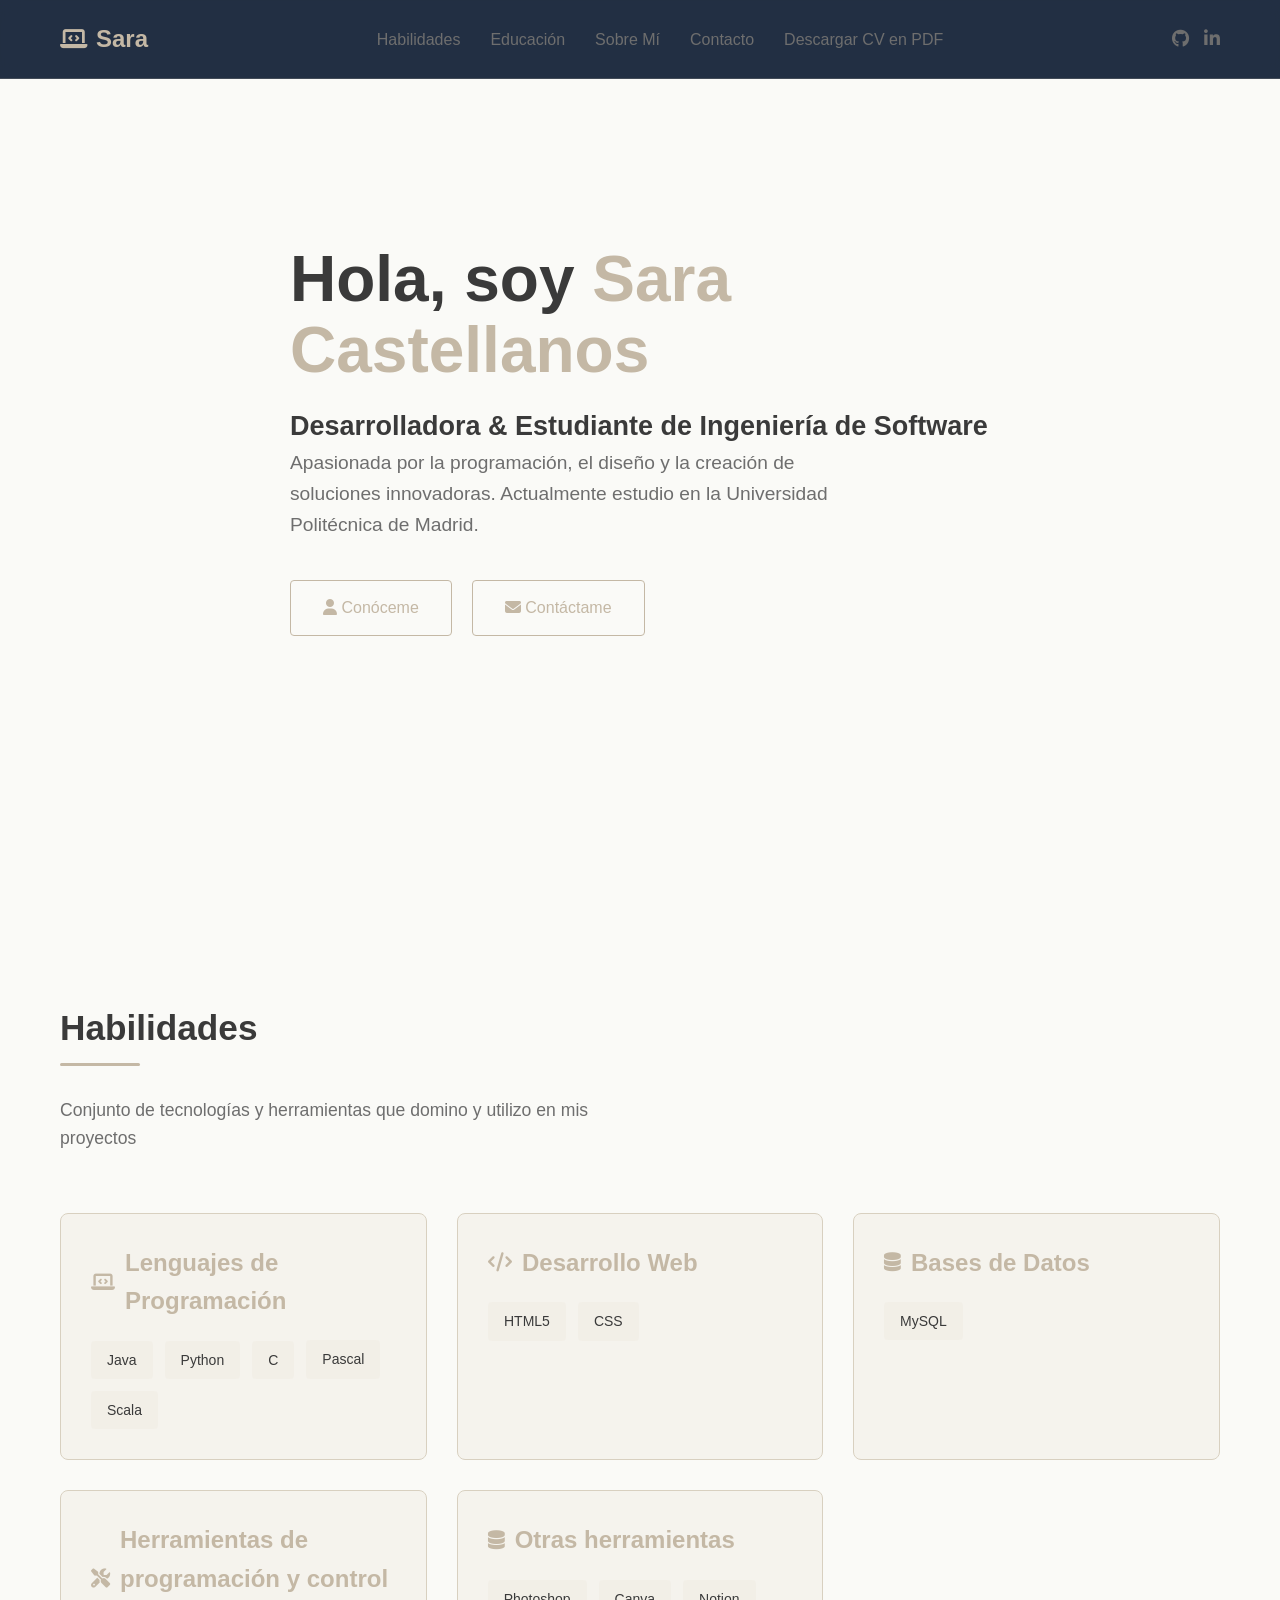
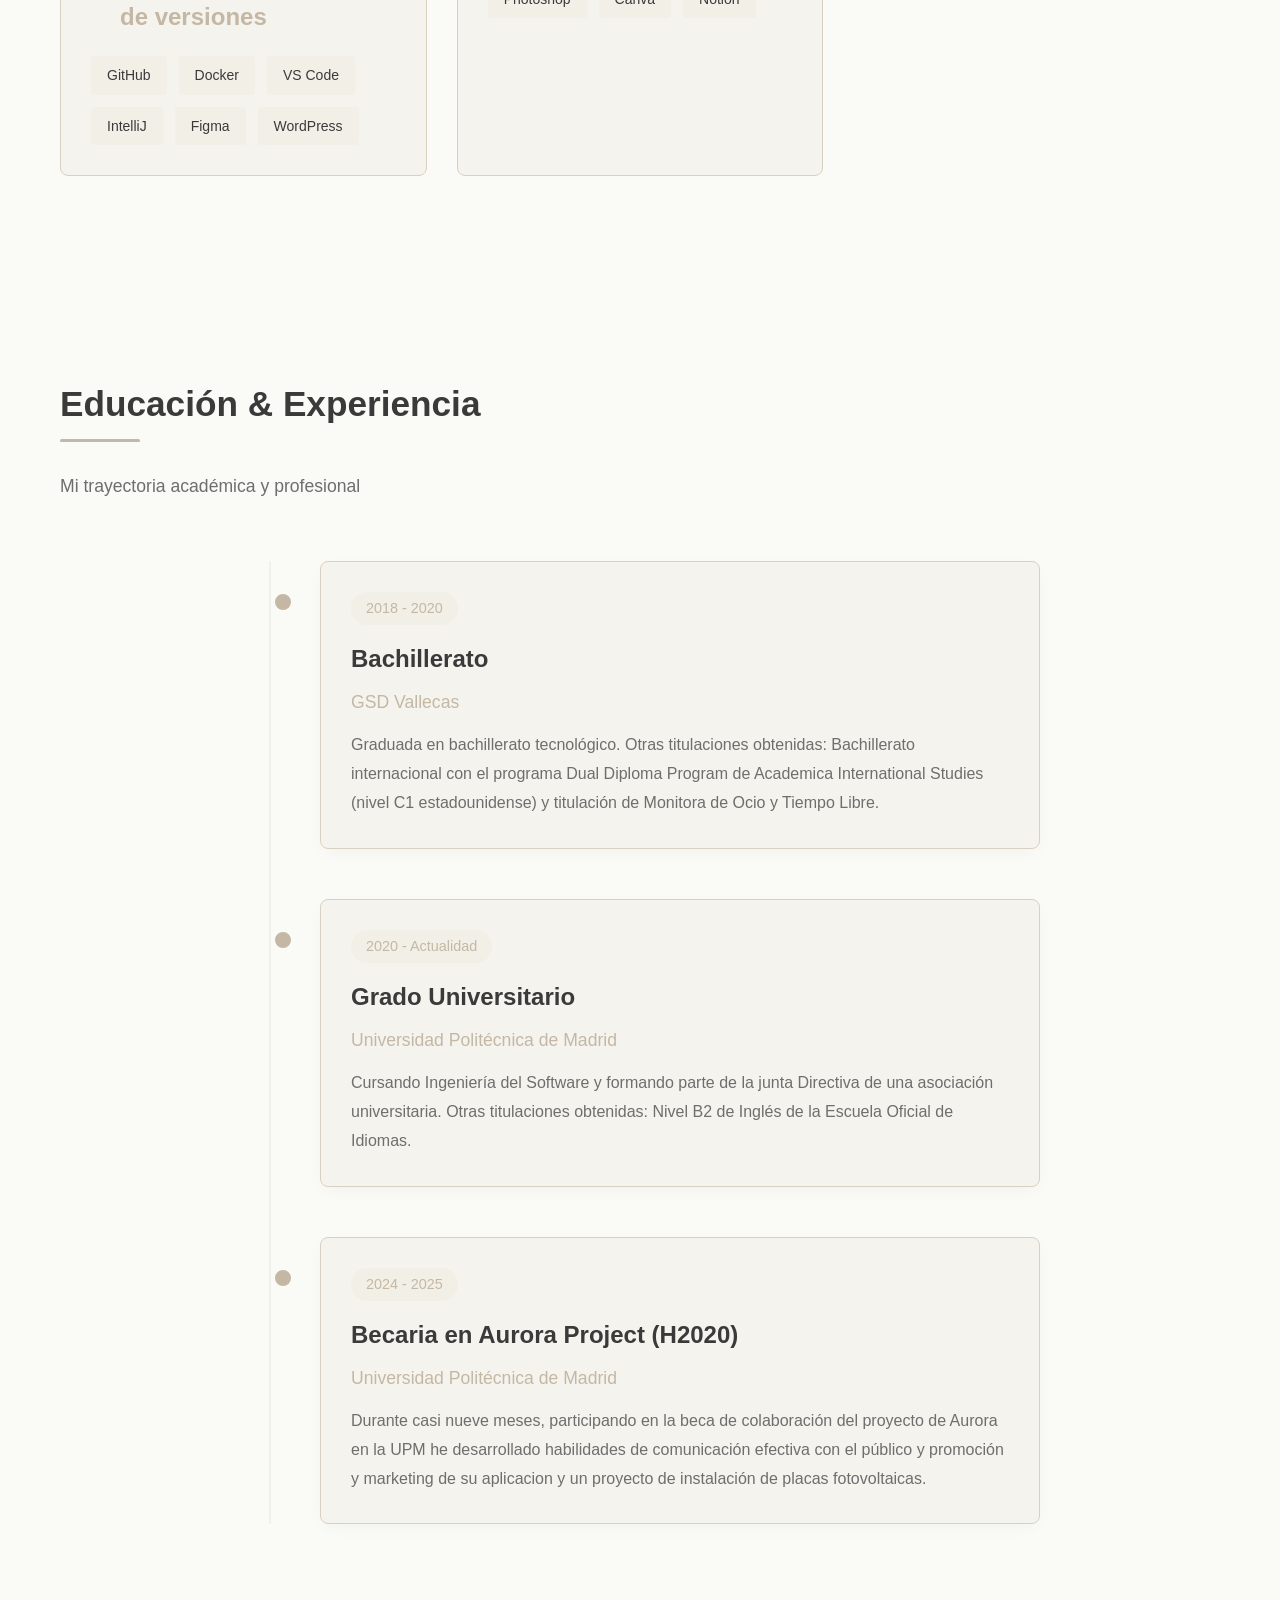
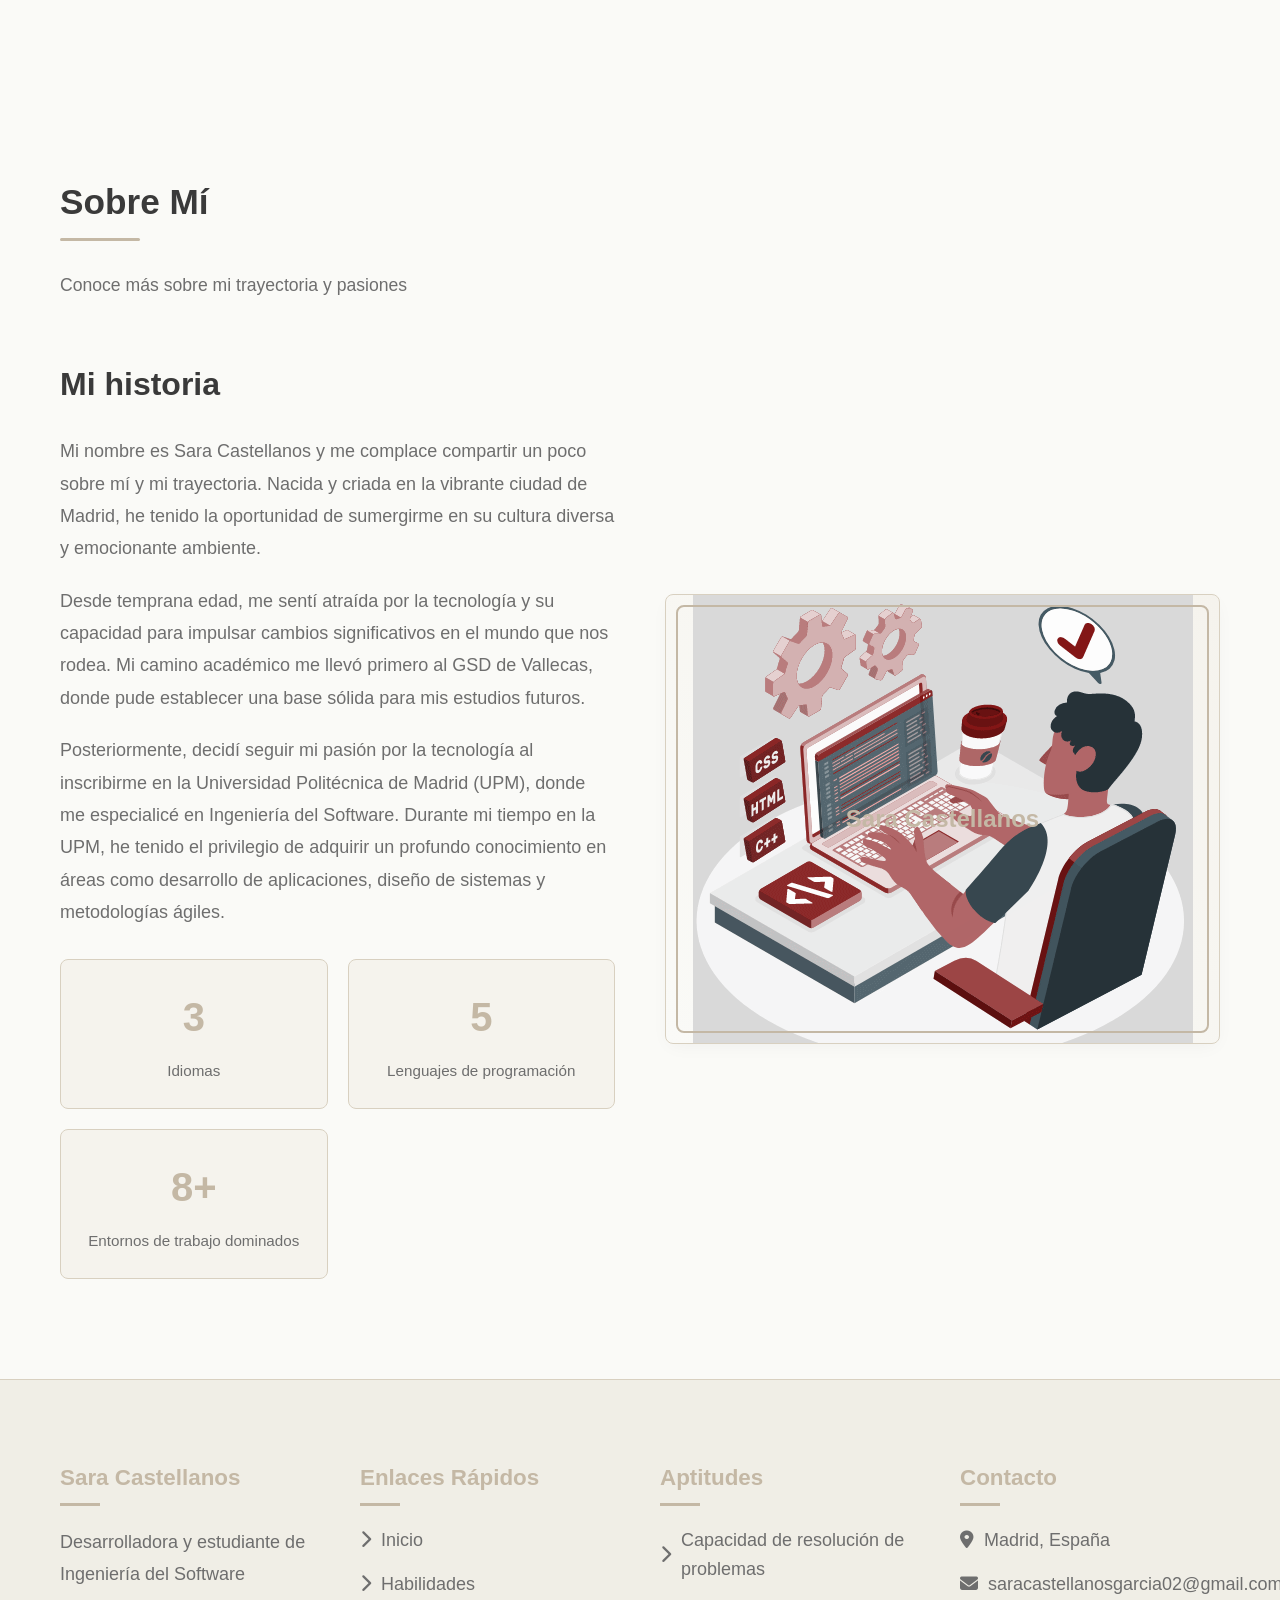
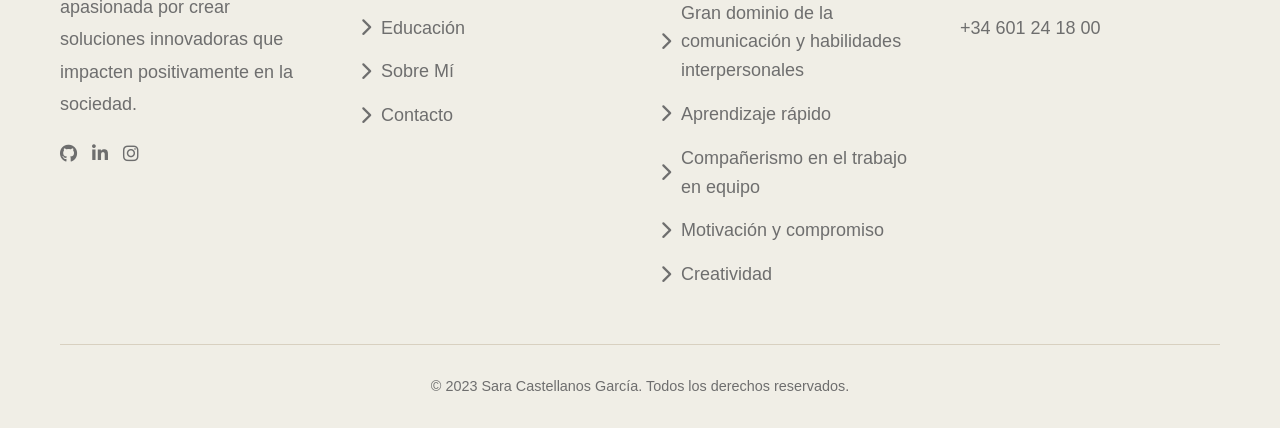
<file: index.html>
<!DOCTYPE html>
<html lang="es">
<head>
    <meta charset="UTF-8">
    <meta name="viewport" content="width=device-width, initial-scale=1.0">
    <title>Sara Castellanos | Desarrolladora & Estudiante de Ingeniería de Software</title>
    <link rel="stylesheet" href="https://cdnjs.cloudflare.com/ajax/libs/font-awesome/6.4.0/css/all.min.css">
    <link rel="stylesheet" href="css/main.css"> 
</head>
<body>
    <!-- Header -->
    <header>
        <div class="container header-container">
            <a href="#" class="logo">
                <i class="fas fa-laptop-code"></i> Sara
            </a>
            
            <div class="menu-toggle" id="menuToggle">
                <i class="fas fa-bars"></i>
            </div>
            
            <nav>
                <ul id="navMenu">
                    <li><a href="#skills">Habilidades</a></li>
                    <li><a href="#education">Educación</a></li>
                    <li><a href="#about">Sobre Mí</a></li>
                    <li><a href="#contact">Contacto</a></li>
                    <li><a href="CV.pdf" download>Descargar CV en PDF</a></li>
                </ul>
            </nav>
            
            <div class="social-icons">
                <a href="https://github.com/SaraCaste93"><i class="fab fa-github"></i></a>
                <a href="https://www.linkedin.com/in/sara-castellanos-garcía/"><i class="fab fa-linkedin-in"></i></a>
            </div>
        </div>
    </header>

    <!-- Hero Section -->
    <section class="hero">
        <div class="container">
            <div class="hero-content">
                <h1>Hola, soy <span>Sara Castellanos</span></h1>
                <h2>Desarrolladora & Estudiante de Ingeniería de Software</h2>
                <p>Apasionada por la programación, el diseño y la creación de soluciones innovadoras. Actualmente estudio en la Universidad Politécnica de Madrid.</p>
                <div class="hero-buttons">
                    <a href="#about" class="btn">
                        <i class="fas fa-user"></i> Conóceme
                    </a>
                    <a href="#contact" class="btn">
                        <i class="fas fa-envelope"></i> Contáctame
                    </a>
                </div>
            </div>
        </div>
    </section>

    <!-- Skills -->
    <section id="skills">
        <div class="container">
            <div class="section-header">
                <h2>Habilidades</h2>
                <p>Conjunto de tecnologías y herramientas que domino y utilizo en mis proyectos</p>
            </div>
            
            <div class="skills-container">
                <div class="skill-category">
                    <h3><i class="fas fa-laptop-code"></i> Lenguajes de Programación</h3>
                    <div class="skill-list">
                        <div class="skill-item">Java</div>
                        <div class="skill-item">Python</div>
                        <div class="skill-item">C</div>
                        <div class="skill-item">Pascal</div>
                        <div class="skill-item">Scala</div>
                    </div>
                </div>
                
                <div class="skill-category">
                    <h3><i class="fas fa-code"></i> Desarrollo Web</h3>
                    <div class="skill-list">
                        <div class="skill-item">HTML5</div>
                        <div class="skill-item">CSS</div>
                    </div>
                </div>
                
                <div class="skill-category">
                    <h3><i class="fas fa-database"></i> Bases de Datos</h3>
                    <div class="skill-list">
                        <div class="skill-item">MySQL</div>
                    </div>
                </div>
                
                <div class="skill-category">
                    <h3><i class="fas fa-tools"></i> Herramientas de programación y control de versiones</h3>
                    <div class="skill-list">
                        <div class="skill-item">GitHub</div>
                        <div class="skill-item">Docker</div>
                        <div class="skill-item">VS Code</div>
                        <div class="skill-item">IntelliJ</div>
                        <div class="skill-item">Figma</div>
                        <div class="skill-item">WordPress</div>
                    </div>
                </div>

                <div class="skill-category">
                    <h3><i class="fas fa-database"></i> Otras herramientas</h3>
                    <div class="skill-list">
                        <div class="skill-item">Photoshop</div>
                        <div class="skill-item">Canva</div>
                        <div class="skill-item">Notion</div>
                    </div>
                </div>
                
            </div>
        </div>
    </section>

    <!-- Education -->
    <section id="education">
        <div class="container">
            <div class="section-header">
                <h2>Educación & Experiencia</h2>
                <p>Mi trayectoria académica y profesional</p>
            </div>
            
            <div class="timeline">
                <div class="timeline-item">
                    <div class="timeline-content">
                        <div class="date">2018 - 2020</div>
                        <h3>Bachillerato</h3>
                        <h4>GSD Vallecas</h4>
                        <p>Graduada en bachillerato tecnológico. Otras titulaciones obtenidas: Bachillerato internacional con el programa Dual Diploma Program de Academica International Studies (nivel C1 estadounidense) y titulación de Monitora de Ocio y Tiempo Libre.</p>
                    </div>
                </div>
                
                <div class="timeline-item">
                    <div class="timeline-content">
                        <div class="date">2020 - Actualidad</div>
                        <h3>Grado Universitario</h3>
                        <h4>Universidad Politécnica de Madrid</h4>
                        <p>Cursando Ingeniería del Software y formando parte de la junta Directiva de una asociación universitaria. Otras titulaciones obtenidas: Nivel B2 de Inglés de la Escuela Oficial de Idiomas.</p>
                    </div>
                </div>

                 <div class="timeline-item">
                    <div class="timeline-content">
                        <div class="date">2024 - 2025</div>
                        <h3>Becaria en Aurora Project (H2020)</h3>
                        <h4>Universidad Politécnica de Madrid</h4>
                        <p>Durante casi nueve meses, participando en la beca de colaboración del proyecto de Aurora en la UPM he desarrollado habilidades de comunicación efectiva con el público y promoción y marketing de su aplicacion y un proyecto de instalación de placas fotovoltaicas.</p>
                    </div>
                </div>
                
            
            </div>
        </div>
    </section>

   <!-- About -->
<section id="about">
    <div class="container">
        <div class="section-header">
            <h2>Sobre Mí</h2>
            <p>Conoce más sobre mi trayectoria y pasiones</p>
        </div>
        
        <div class="about-content">
            <div class="about-text">
                <h3>Mi historia</h3>
                <p>Mi nombre es Sara Castellanos y me complace compartir un poco sobre mí y mi trayectoria. Nacida y criada en la vibrante ciudad de Madrid, he tenido la oportunidad de sumergirme en su cultura diversa y emocionante ambiente.</p>
                <p>Desde temprana edad, me sentí atraída por la tecnología y su capacidad para impulsar cambios significativos en el mundo que nos rodea. Mi camino académico me llevó primero al GSD de Vallecas, donde pude establecer una base sólida para mis estudios futuros.</p>
                <p>Posteriormente, decidí seguir mi pasión por la tecnología al inscribirme en la Universidad Politécnica de Madrid (UPM), donde me especialicé en Ingeniería del Software. Durante mi tiempo en la UPM, he tenido el privilegio de adquirir un profundo conocimiento en áreas como desarrollo de aplicaciones, diseño de sistemas y metodologías ágiles.</p>
                
                <div class="about-stats">
                    <div class="stat-box">
                        <div class="number">3</div>
                        <div class="label">Idiomas</div>
                    </div>
                    <div class="stat-box">
                        <div class="number">5</div>
                        <div class="label">Lenguajes de programación</div>
                    </div>
                    <div class="stat-box">
                        <div class="number">8+</div>
                        <div class="label">Entornos de trabajo dominados</div>
                    </div>
                </div>
            </div>
            
            <div class="about-image">
                <img src="images/v3_17.png" alt="#">
            </div>
        </div>
    </div>
</section>
    
    <!-- Footer -->
    <footer id="contact">
        <div class="container">
            <div class="footer-content">
                <div class="footer-column">
                    <h3>Sara Castellanos</h3>
                    <p>Desarrolladora y estudiante de Ingeniería del Software apasionada por crear soluciones innovadoras que impacten positivamente en la sociedad.</p>
                    <div class="social-icons">
                        <a href="https://github.com/SaraCaste93"><i class="fab fa-github"></i></a>
                        <a href="https://www.linkedin.com/in/sara-castellanos-garcía/"><i class="fab fa-linkedin-in"></i></a>
                        <a href="https://www.instagram.com/sara_caste93/"><i class="fab fa-instagram"></i></a>
                    </div>
                </div>
                
                <div class="footer-column">
                    <h3>Enlaces Rápidos</h3>
                    <ul class="footer-links">
                        <li><a href="#"><i class="fas fa-chevron-right"></i> Inicio</a></li>
                        <li><a href="#skills"><i class="fas fa-chevron-right"></i> Habilidades</a></li>
                        <li><a href="#education"><i class="fas fa-chevron-right"></i> Educación</a></li>
                        <li><a href="#about"><i class="fas fa-chevron-right"></i> Sobre Mí</a></li>
                        <li><a href="#contact"><i class="fas fa-chevron-right"></i> Contacto</a></li>
                    </ul>
                </div>
                
                <div class="footer-column">
                    <h3>Aptitudes</h3>
                    <ul class="footer-links">
                        <li><a href="#"><i class="fas fa-chevron-right"></i> Capacidad de resolución de problemas</a></li>
                        <li><a href="#"><i class="fas fa-chevron-right"></i> Gran dominio de la comunicación y habilidades interpersonales</a></li>
                        <li><a href="#"><i class="fas fa-chevron-right"></i> Aprendizaje rápido</a></li>
                        <li><a href="#"><i class="fas fa-chevron-right"></i> Compañerismo en el trabajo en equipo</a></li>
                        <li><a href="#"><i class="fas fa-chevron-right"></i> Motivación y compromiso</a></li>
                        <li><a href="#"><i class="fas fa-chevron-right"></i> Creatividad</a></li>
                    </ul>
                </div>
                
                <div class="footer-column">
                    <h3>Contacto</h3>
                    <ul class="footer-links">
                        <li><a href="#"><i class="fas fa-map-marker-alt"></i> Madrid, España</a></li>
                        <li><a href="mailto:saracastellanosgarcia02@gmail.com"><i class="fas fa-envelope"></i> saracastellanosgarcia02@gmail.com</a></li>
                        <li><a href="tel:+34601241800><i class="fas fa-phone"></i> +34 601 24 18 00</a></li>
                    </ul>
                </div>
            </div>
            
            <div class="copyright">
                <p>&copy; 2023 Sara Castellanos García. Todos los derechos reservados.</p>
            </div>
        </div>
    </footer>

    <script>
        // Smooth scrolling
        document.querySelectorAll('a[href^="#"]').forEach(anchor => {
            anchor.addEventListener('click', function (e) {
                e.preventDefault();
                document.querySelector(this.getAttribute('href')).scrollIntoView({
                    behavior: 'smooth'
                });
            });
        });

        // Sticky header
        window.addEventListener('scroll', function() {
            const header = document.querySelector('header');
            if (window.scrollY > 100) {
                header.style.padding = '10px 0';
                header.style.backgroundColor = 'rgba(10, 25, 47, 0.98)';
            } else {
                header.style.padding = '20px 0';
                header.style.backgroundColor = 'rgba(10, 25, 47, 0.9)';
            }
        });

        // Mobile menu toggle
        const menuToggle = document.getElementById('menuToggle');
        const navMenu = document.getElementById('navMenu');
        
        menuToggle.addEventListener('click', () => {
            navMenu.classList.toggle('show');
        });

        // Close menu when clicking a link
        document.querySelectorAll('#navMenu a').forEach(link => {
            link.addEventListener('click', () => {
                navMenu.classList.remove('show');
            });
        });
    </script>
</body>
</html>
</file>
<file: css/main.css>
/* Variables y estilos base - Versión Beige Neutro */
:root {
    --primary: #fafaf7;  /* Fondo principal blanco roto/beige muy clarito */
    --secondary: #f0eee6;  /* Fondo secundario beige neutral */
    --header-bg: #e6e2d6;  /* Barra superior beige un poco más oscuro */
    --accent: #c4b8a5;  /* Acento marrón claro suave */
    --accent-light: #d8d0c0;  /* Marrón muy clarito para detalles */
    --text: #3a3a3a;  /* Texto principal gris oscuro */
    --text-light: #6e6e6e;  /* Texto secundario gris medio */
    --card-bg: #f5f3ed;  /* Fondo de tarjetas beige claro */
    --transition: all 0.4s cubic-bezier(0.165, 0.84, 0.44, 1);
    --border-radius: 8px;
    --box-shadow: 0 5px 20px -5px rgba(0, 0, 0, 0.05);
}

* {
    margin: 0;
    padding: 0;
    box-sizing: border-box;
}

body {
    font-family: 'Inter', -apple-system, BlinkMacSystemFont, 'Segoe UI', Roboto, Oxygen, Ubuntu, Cantarell, 'Open Sans', 'Helvetica Neue', sans-serif;
    background-color: var(--primary);
    color: var(--text);
    line-height: 1.6;
    overflow-x: hidden;
    font-size: 18px;
}

h1, h2, h3, h4 {
    font-family: 'Calibre', 'Inter', sans-serif;
    font-weight: 600;
    color: var(--text);
}

.container {
    max-width: 1200px;
    margin: 0 auto;
    padding: 0 20px;
}

section {
    padding: 100px 0;
}

.btn {
    display: inline-block;
    padding: 14px 32px;
    border-radius: 4px;
    text-decoration: none;
    font-weight: 500;
    transition: var(--transition);
    cursor: pointer;
    border: 1px solid var(--accent);
    background: transparent;
    color: var(--accent);
    font-size: 16px;
    position: relative;
    overflow: hidden;
    z-index: 1;
}

.btn:hover {
    background: rgba(196, 184, 165, 0.08);
    transform: translateY(-3px);
}

.section-header {
    margin-bottom: 60px;
    position: relative;
}

.section-header h2 {
    font-size: 2.2rem;
    margin-bottom: 15px;
    position: relative;
    display: inline-block;
}

.section-header h2::after {
    content: '';
    position: absolute;
    bottom: -10px;
    left: 0;
    width: 80px;
    height: 3px;
    background-color: var(--accent);
    border-radius: 2px;
}

.section-header p {
    color: var(--text-light);
    max-width: 600px;
    margin-top: 25px;
    font-size: 1.1rem;
}

/* Header */
header {
    position: fixed;
    top: 0;
    left: 0;
    width: 100%;
    z-index: 1000;
    padding: 20px 0;
    background-color: var(--header-bg);
    backdrop-filter: blur(10px);
    border-bottom: 1px solid rgba(196, 184, 165, 0.2);
    transition: var(--transition);
}

.header-container {
    display: flex;
    justify-content: space-between;
    align-items: center;
}

.logo {
    font-size: 24px;
    font-weight: 700;
    color: var(--accent);
    text-decoration: none;
    display: flex;
    align-items: center;
}

.logo i {
    margin-right: 8px;
    font-size: 22px;
}

nav ul {
    display: flex;
    list-style: none;
    gap: 30px;
}

nav a {
    color: var(--text-light);
    text-decoration: none;
    font-weight: 500;
    font-size: 16px;
    position: relative;
    transition: var(--transition);
    padding: 5px 0;
}

nav a:hover {
    color: var(--accent);
}

nav a::after {
    content: '';
    position: absolute;
    bottom: 0;
    left: 0;
    width: 0;
    height: 2px;
    background-color: var(--accent);
    transition: var(--transition);
}

nav a:hover::after {
    width: 100%;
}

.social-icons {
    display: flex;
    gap: 15px;
}

.social-icons a {
    color: var(--text-light);
    font-size: 18px;
    transition: var(--transition);
}

.social-icons a:hover {
    color: var(--accent);
    transform: translateY(-3px);
}

.menu-toggle {
    display: none;
    font-size: 24px;
    cursor: pointer;
    color: var(--accent);
}

/* Hero Section */
.hero {
    height: 100vh;
    display: flex;
    align-items: center;
    position: relative;
    overflow: hidden;
    padding-top: 80px;
}

.hero-content {
    position: relative;
    z-index: 2;
    max-width: 700px;
}

.hero h1 {
    font-size: clamp(2.5rem, 5vw, 4rem);
    line-height: 1.1;
    margin-bottom: 20px;
    color: var(--text);
}

.hero h1 span {
    color: var(--accent);
}

.hero p {
    font-size: clamp(1rem, 2vw, 1.2rem);
    color: var(--text-light);
    margin-bottom: 40px;
    max-width: 600px;
}

.hero-buttons {
    display: flex;
    gap: 20px;
    flex-wrap: wrap;
}

/* Skills */
.skills-container {
    display: grid;
    grid-template-columns: repeat(auto-fit, minmax(280px, 1fr));
    gap: 30px;
}

.skill-category {
    background-color: var(--card-bg);
    border-radius: var(--border-radius);
    padding: 30px;
    transition: var(--transition);
    border: 1px solid var(--accent-light);
}

.skill-category:hover {
    transform: translateY(-10px);
    box-shadow: var(--box-shadow);
}

.skill-category h3 {
    font-size: 1.5rem;
    margin-bottom: 20px;
    display: flex;
    align-items: center;
    gap: 10px;
    color: var(--accent);
}

.skill-category h3 i {
    font-size: 1.2rem;
}

.skill-list {
    display: flex;
    flex-wrap: wrap;
    gap: 12px;
}

.skill-item {
    background-color: rgba(196, 184, 165, 0.08);
    padding: 8px 16px;
    border-radius: 4px;
    font-size: 14px;
    transition: var(--transition);
}

.skill-item:hover {
    background-color: var(--accent);
    color: var(--primary);
    transform: scale(1.05);
}

/* Education */
.timeline {
    position: relative;
    max-width: 800px;
    margin: 0 auto;
}

.timeline::before {
    content: '';
    position: absolute;
    top: 0;
    left: 50%;
    transform: translateX(-50%);
    width: 2px;
    height: 100%;
    background-color: rgba(196, 184, 165, 0.15);
}

.timeline-item {
    position: relative;
    margin-bottom: 50px;
    width: calc(50% - 40px);
}

.timeline-item:nth-child(odd) {
    left: 0;
}

.timeline-item:nth-child(even) {
    left: calc(50% + 40px);
}

.timeline-content {
    background-color: var(--card-bg);
    border-radius: var(--border-radius);
    padding: 30px;
    position: relative;
    border: 1px solid var(--accent-light);
    transition: var(--transition);
    box-shadow: var(--box-shadow);
}

.timeline-content:hover {
    transform: translateY(-5px);
    box-shadow: 0 20px 30px -15px rgba(0, 0, 0, 0.1);
}

.timeline-content h3 {
    font-size: 1.5rem;
    margin-bottom: 10px;
    color: var(--text);
}

.timeline-content h4 {
    font-size: 1.1rem;
    color: var(--accent);
    margin-bottom: 15px;
    font-weight: 500;
}

.timeline-content .date {
    display: inline-block;
    background-color: rgba(196, 184, 165, 0.08);
    color: var(--accent);
    padding: 5px 15px;
    border-radius: 30px;
    font-size: 0.9rem;
    margin-bottom: 15px;
}

.timeline-content p {
    color: var(--text-light);
    line-height: 1.8;
    font-size: 1rem;
}

.timeline-content::before {
    content: '';
    position: absolute;
    top: 30px;
    width: 16px;
    height: 16px;
    border-radius: 50%;
    background-color: var(--accent);
    border: 2px solid var(--primary);
}

.timeline-item:nth-child(odd) .timeline-content::before {
    right: -48px;
}

.timeline-item:nth-child(even) .timeline-content::before {
    left: -48px;
}

/* About */
.about-content {
    display: grid;
    grid-template-columns: 1fr 1fr;
    gap: 50px;
    align-items: center;
}

.about-text h3 {
    font-size: 2rem;
    margin-bottom: 25px;
    color: var(--text);
}

.about-text p {
    color: var(--text-light);
    margin-bottom: 20px;
    line-height: 1.8;
}

.about-stats {
    display: grid;
    grid-template-columns: repeat(2, 1fr);
    gap: 20px;
    margin-top: 30px;
}

.stat-box {
    background-color: var(--card-bg);
    padding: 25px 20px;
    border-radius: var(--border-radius);
    text-align: center;
    border: 1px solid var(--accent-light);
    transition: var(--transition);
}

.stat-box:hover {
    transform: translateY(-5px);
    box-shadow: var(--box-shadow);
}

.stat-box .number {
    font-size: 2.5rem;
    font-weight: 700;
    color: var(--accent);
    margin-bottom: 10px;
}

.stat-box .label {
    color: var(--text-light);
    font-size: 0.95rem;
}

.about-image {
    position: relative;
    border-radius: var(--border-radius);
    overflow: hidden;
    height: 450px;
    background: linear-gradient(45deg, var(--primary), var(--card-bg));
    display: flex;
    align-items: center;
    justify-content: center;
    box-shadow: var(--box-shadow);
    border: 1px solid var(--accent-light);
}

.about-image::before {
    content: 'Sara Castellanos';
    position: absolute;
    color: var(--accent);
    font-size: 1.5rem;
    font-weight: 600;
    text-align: center;
    padding: 20px;
    z-index: 2;
}

.about-image::after {
    content: '';
    position: absolute;
    top: 10px;
    left: 10px;
    right: 10px;
    bottom: 10px;
    border: 2px solid var(--accent);
    border-radius: var(--border-radius);
    z-index: 1;
}

/* Footer */
footer {
    background-color: var(--secondary);
    padding: 80px 0 30px;
    border-top: 1px solid var(--accent-light);
}

.footer-content {
    display: grid;
    grid-template-columns: repeat(auto-fit, minmax(250px, 1fr));
    gap: 40px;
    margin-bottom: 40px;
}

.footer-column h3 {
    font-size: 1.4rem;
    margin-bottom: 20px;
    position: relative;
    padding-bottom: 10px;
    color: var(--accent);
}

.footer-column h3::after {
    content: '';
    position: absolute;
    bottom: 0;
    left: 0;
    width: 40px;
    height: 3px;
    background-color: var(--accent);
}

.footer-column p {
    color: var(--text-light);
    margin-bottom: 20px;
    line-height: 1.8;
}

.footer-links {
    list-style: none;
}

.footer-links li {
    margin-bottom: 15px;
}

.footer-links a {
    color: var(--text-light);
    text-decoration: none;
    transition: var(--transition);
    display: flex;
    align-items: center;
    gap: 10px;
}

.footer-links a:hover {
    color: var(--accent);
    transform: translateX(5px);
}

.copyright {
    text-align: center;
    padding-top: 30px;
    border-top: 1px solid var(--accent-light);
    color: var(--text-light);
    font-size: 0.9rem;
}

/* Responsive */
@media (max-width: 992px) {
    section {
        padding: 80px 0;
    }
    
    .about-content {
        grid-template-columns: 1fr;
    }
    
    .about-image {
        height: 400px;
        max-width: 500px;
        margin: 0 auto;
    }
}

@media (max-width: 768px) {
    nav ul {
        display: none;
        position: absolute;
        top: 80px;
        left: 0;
        width: 100%;
        background-color: var(--primary);
        flex-direction: column;
        padding: 20px;
        box-shadow: 0 10px 20px rgba(0, 0, 0, 0.05);
    }
    
    nav ul.show {
        display: flex;
    }
    
    .menu-toggle {
        display: block;
    }
    
    .hero {
        padding-top: 120px;
        height: auto;
        min-height: 100vh;
    }
    
    .hero-content {
        text-align: center;
        margin: 0 auto;
    }
    
    .hero p {
        margin: 0 auto 40px;
    }
    
    .hero-buttons {
        justify-content: center;
    }
    
    .timeline::before {
        left: 30px;
    }
    
    .timeline-item {
        width: calc(100% - 80px);
        margin-left: 80px;
    }
    
    .timeline-item:nth-child(odd),
    .timeline-item:nth-child(even) {
        left: 0;
    }
    
    .timeline-content::before {
        left: -48px;
    }
}

@media (max-width: 576px) {
    .hero-buttons {
        flex-direction: column;
        gap: 15px;
    }
    
    .btn {
        width: 100%;
        text-align: center;
    }
    
    .section-header h2 {
        font-size: 1.8rem;
    }
    
    .about-stats {
        grid-template-columns: 1fr;
    }
    
    .timeline-content {
        padding: 20px;
    }
}
  
  .about-stats {
    grid-template-columns: repeat(2, 1fr);
  }
  
  .timeline::before {
    left: 30px;
  }
  
  .timeline-item {
    width: calc(100% - 80px);
    margin-left: 80px;
  }
  
  .timeline-item:nth-child(odd),
  .timeline-item:nth-child(even) {
    left: 0;
  }
  
  .timeline-content::before {
    left: -48px;
  }
}

@media (max-width: 768px) {
  nav ul {
    display: none;
    position: absolute;
    top: 80px;
    left: 0;
    width: 100%;
    background-color: var(--primary);
    flex-direction: column;
    padding: 20px;
    box-shadow: 0 10px 20px rgba(0, 0, 0, 0.05);
  }
  
  nav ul.show {
    display: flex;
  }
  
  .menu-toggle {
    display: block;
  }
  
  .social-icons {
    display: none;
  }
  
  .hero {
    padding-top: 120px;
    height: auto;
    min-height: 100vh;
    text-align: center;
  }
  
  .hero-content {
    text-align: center;
    margin: 0 auto;
  }
  
  .hero p {
    margin: 0 auto 40px;
  }
  
  .hero-buttons {
    justify-content: center;
  }
  
  .about-stats {
    grid-template-columns: 1fr;
  }
}

@media (max-width: 576px) {
  .hero-buttons {
    flex-direction: column;
  }
  
  .btn {
    width: 100%;
    text-align: center;
  }
  
  .section-header h2 {
    font-size: 1.8rem;
  }
  
  .about-image {
    height: 350px;
  }
  
  .footer-content {
    grid-template-columns: 1fr;
  }
  
  .footer-links li {
    padding-left: 20px;
  }
}

/* ===== ANIMATIONS ===== */
@keyframes fadeIn {
  from { opacity: 0; transform: translateY(20px); }
  to { opacity: 1; transform: translateY(0); }
}

.hero-content,
.section-header,
.skill-category,
.timeline-item,
.about-content,
.footer-column {
  animation: fadeIn 0.6s ease-out forwards;
}

.timeline-item:nth-child(odd) { animation-delay: 0.2s; }
.timeline-item:nth-child(even) { animation-delay: 0.4s; }
</file>
